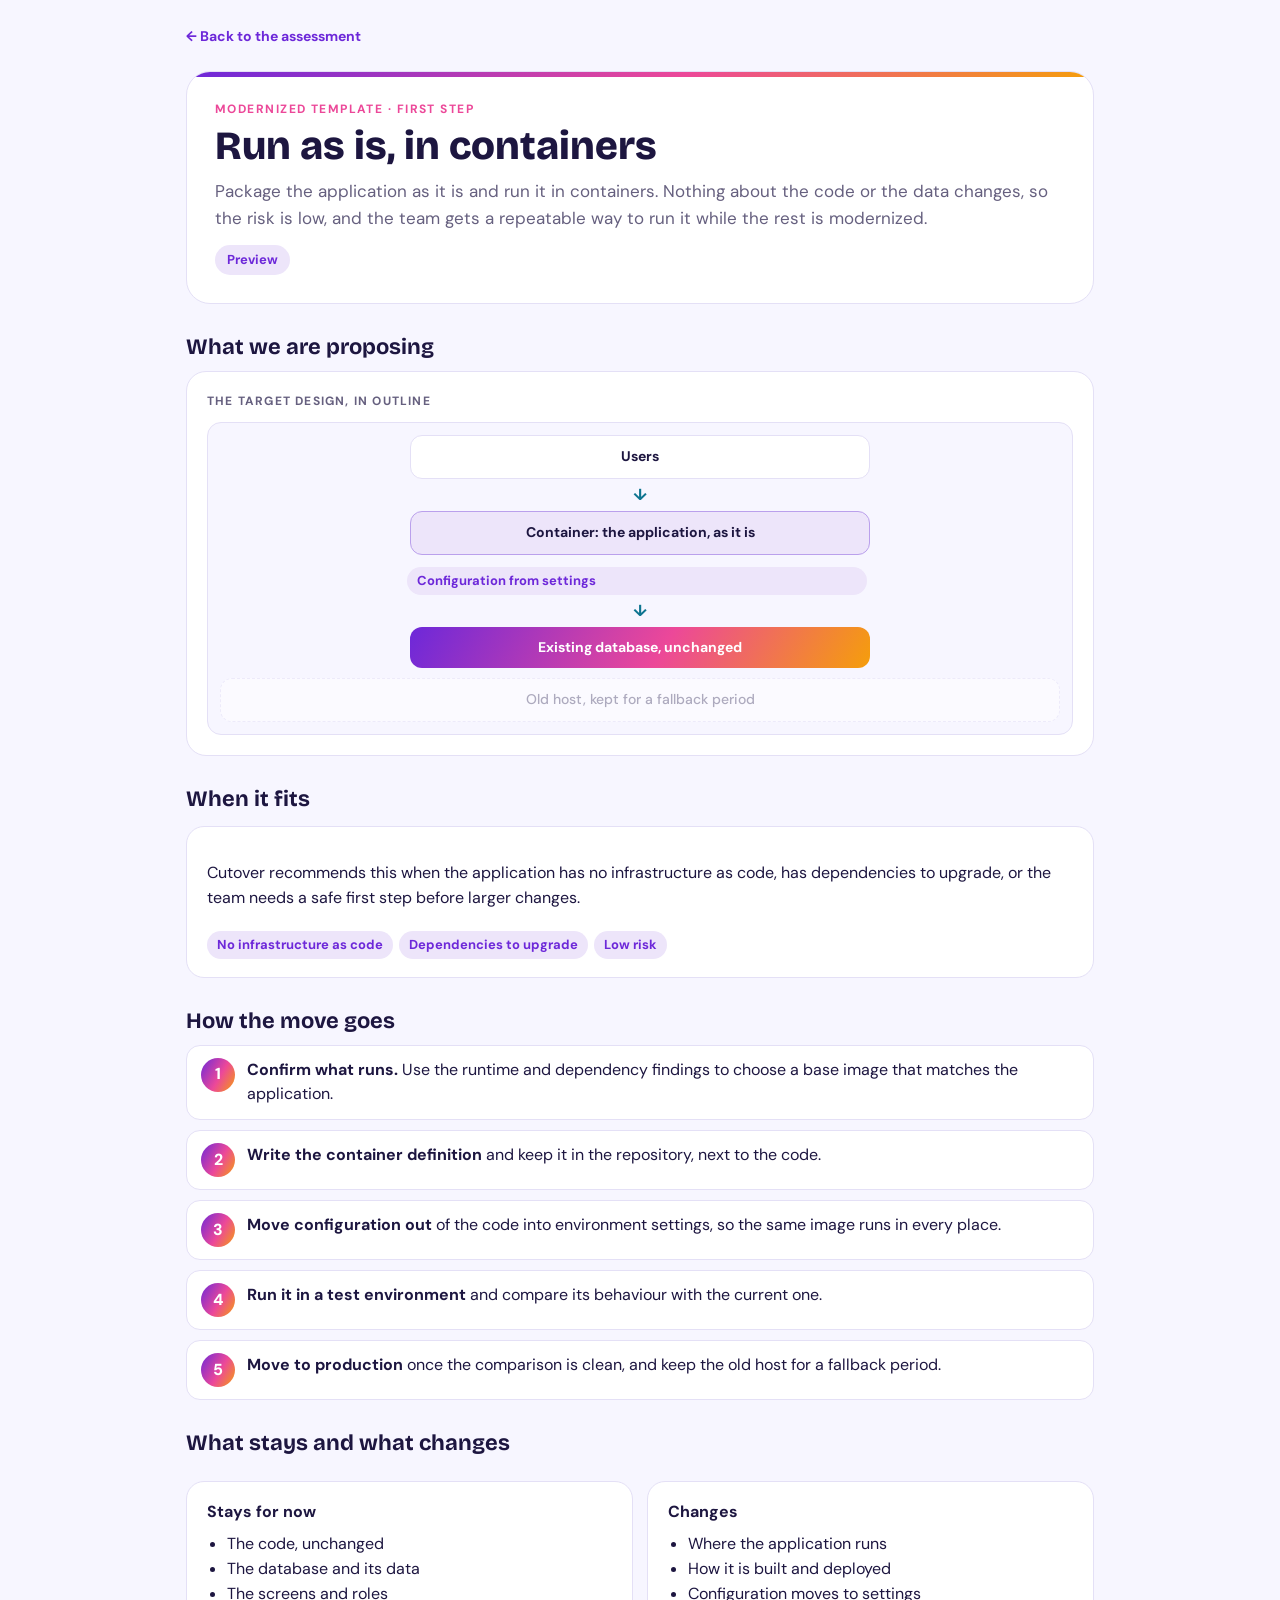
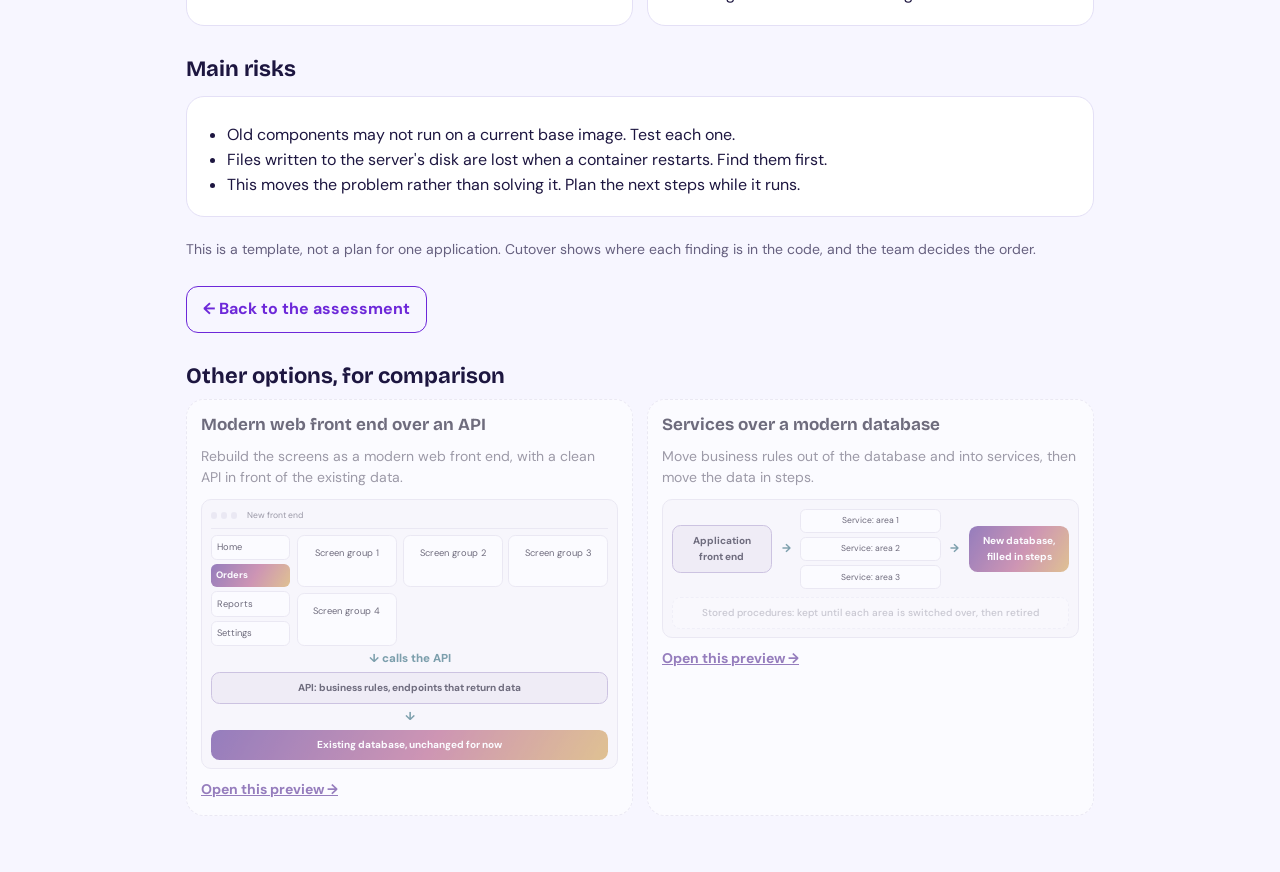
<file: service/app/templates/lift-contain.html>
<!doctype html>
<html lang="en">
<head>
<meta charset="utf-8">
<meta name="viewport" content="width=device-width, initial-scale=1">
<title>Run as is, in containers · Cutover template</title>
<link href="https://fonts.googleapis.com/css2?family=Bricolage+Grotesque:opsz,wght@12..96,600..800&family=DM+Sans:wght@400;500;700&display=swap" rel="stylesheet">
<link rel="stylesheet" href="preview.css">
</head>
<body>
<div id="app" data-template="lift-contain"></div>
<script src="preview.js"></script>
</body>
</html>
</file>
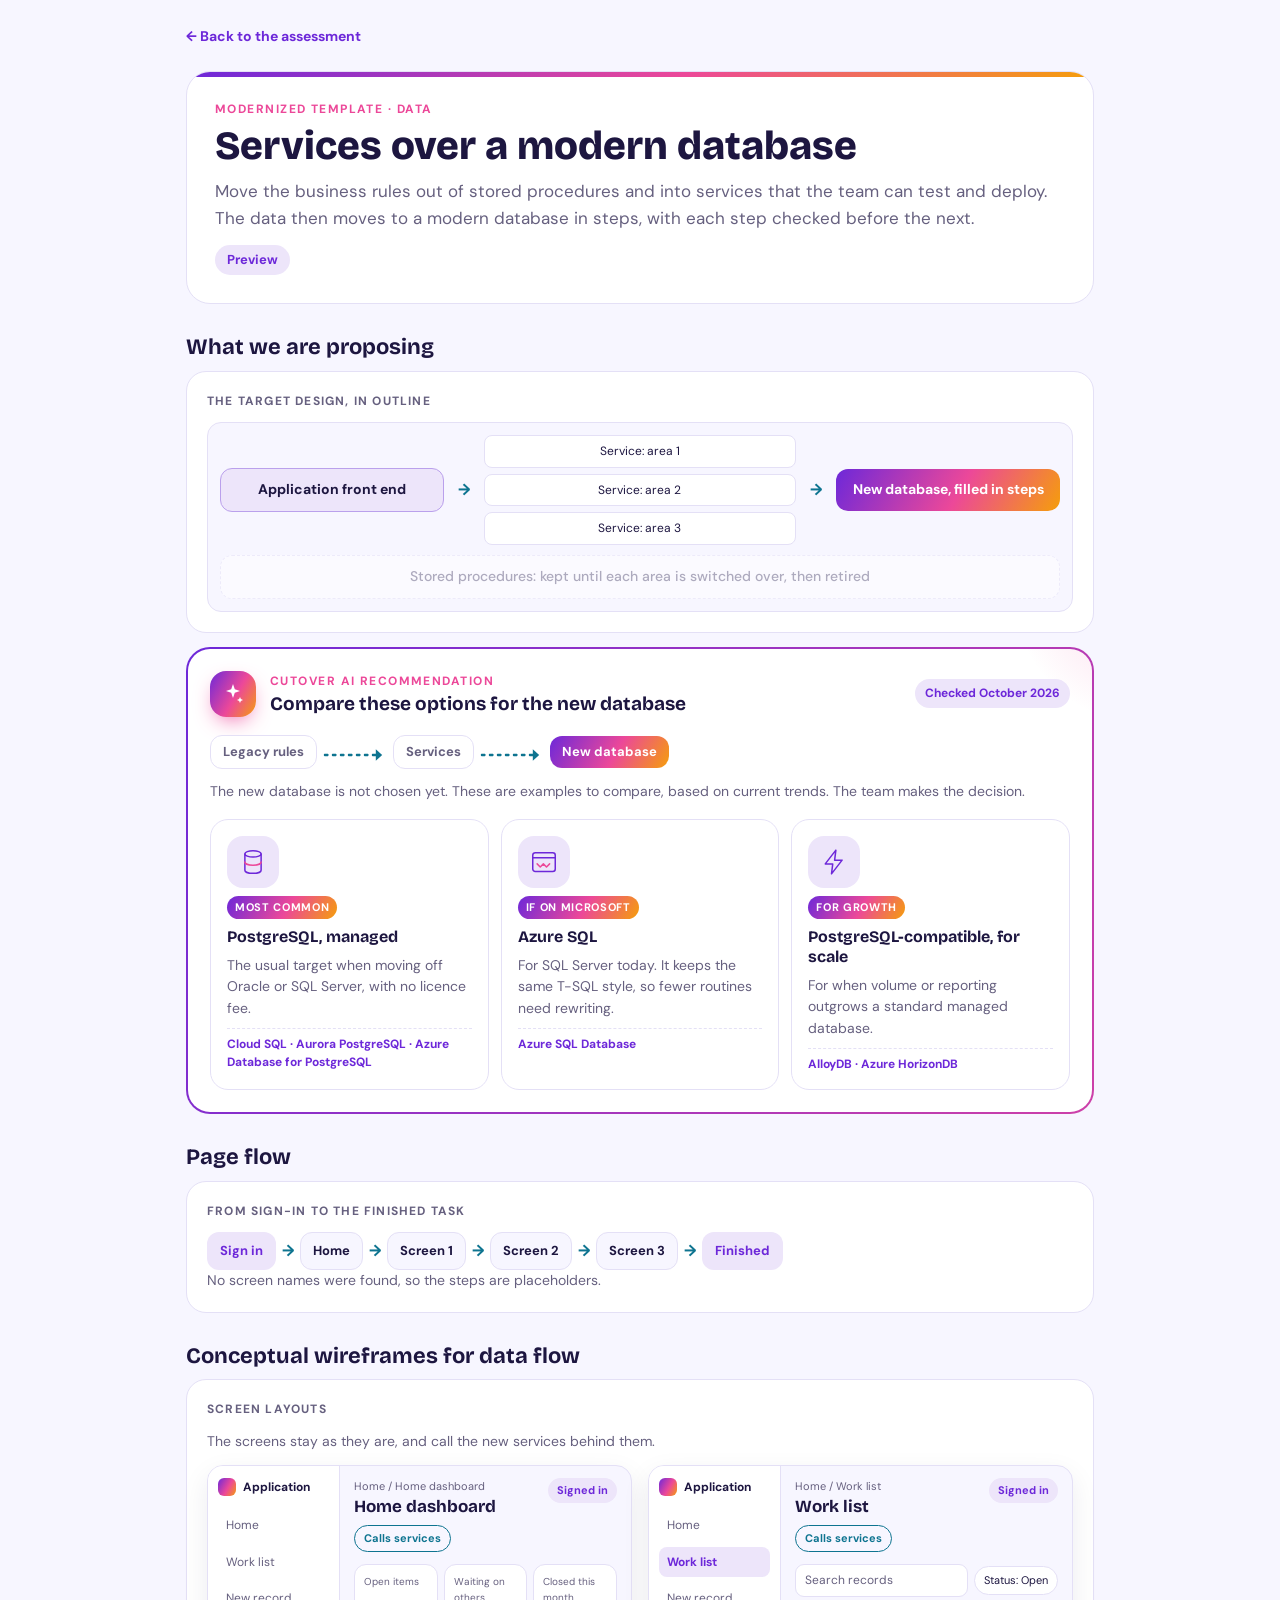
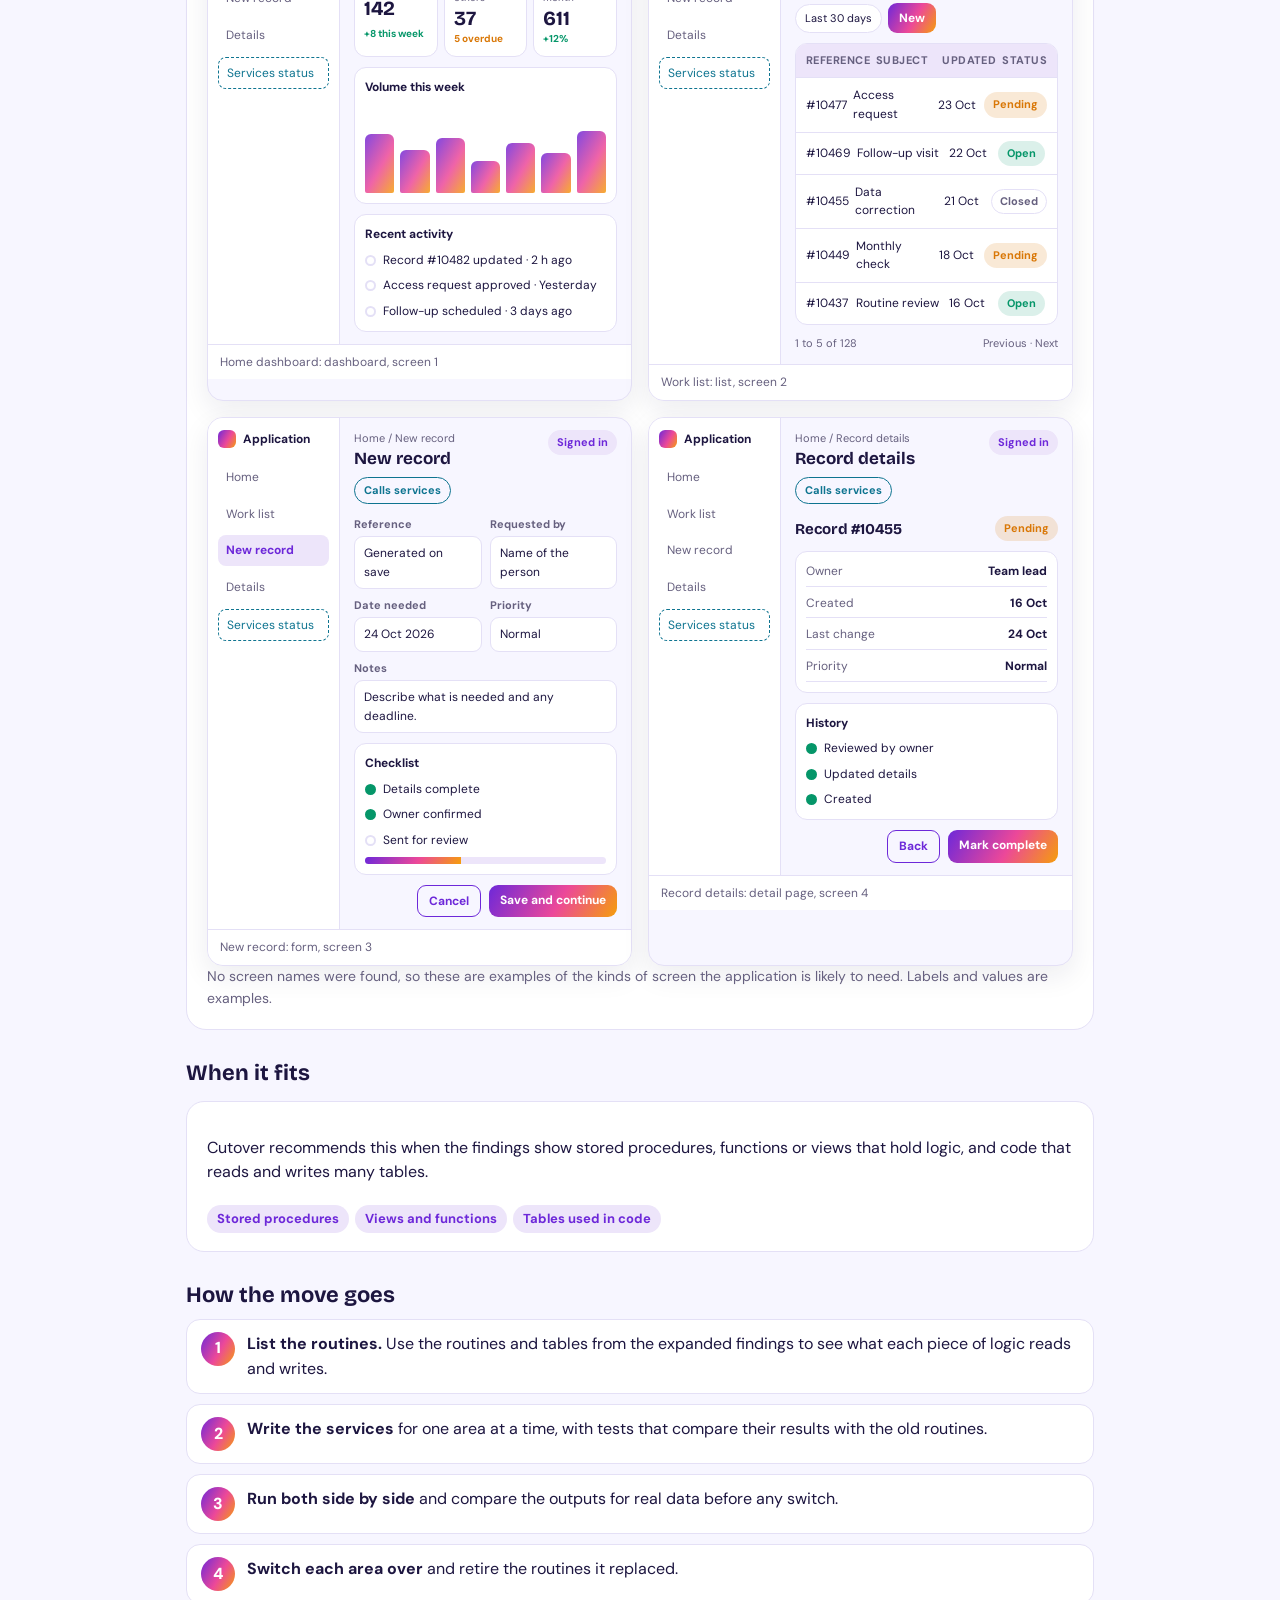
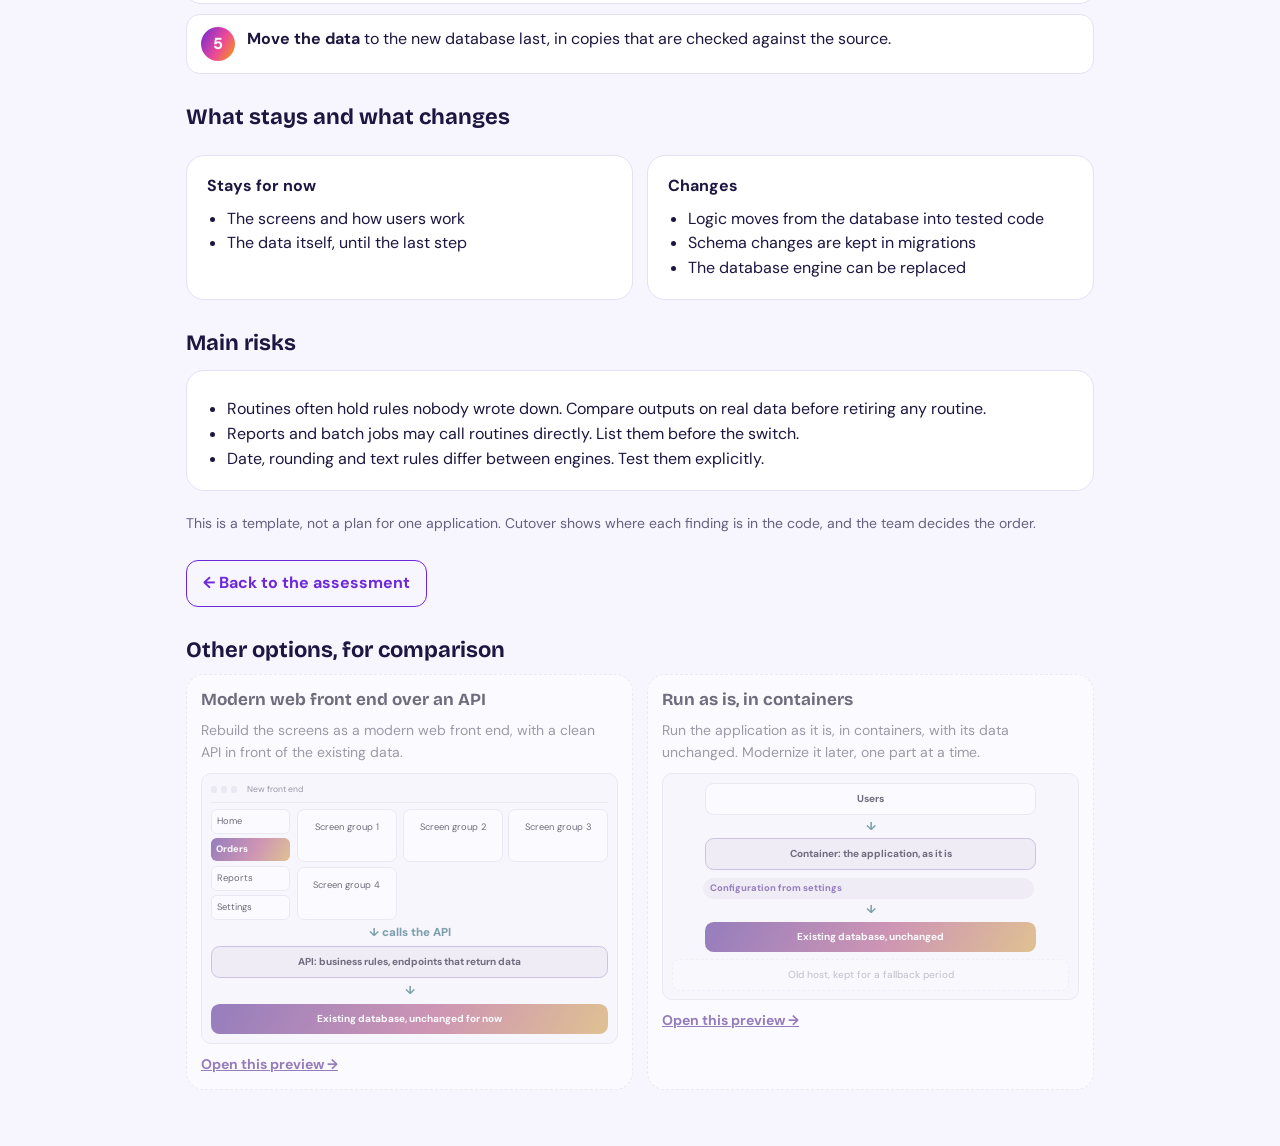
<file: service/app/templates/services-data.html>
<!doctype html>
<html lang="en">
<head>
<meta charset="utf-8">
<meta name="viewport" content="width=device-width, initial-scale=1">
<title>Services over a modern database · Cutover template</title>
<link href="https://fonts.googleapis.com/css2?family=Bricolage+Grotesque:opsz,wght@12..96,600..800&family=DM+Sans:wght@400;500;700&display=swap" rel="stylesheet">
<link rel="stylesheet" href="preview.css">
</head>
<body>
<div id="app" data-template="services-data"></div>
<script src="preview.js"></script>
</body>
</html>
</file>
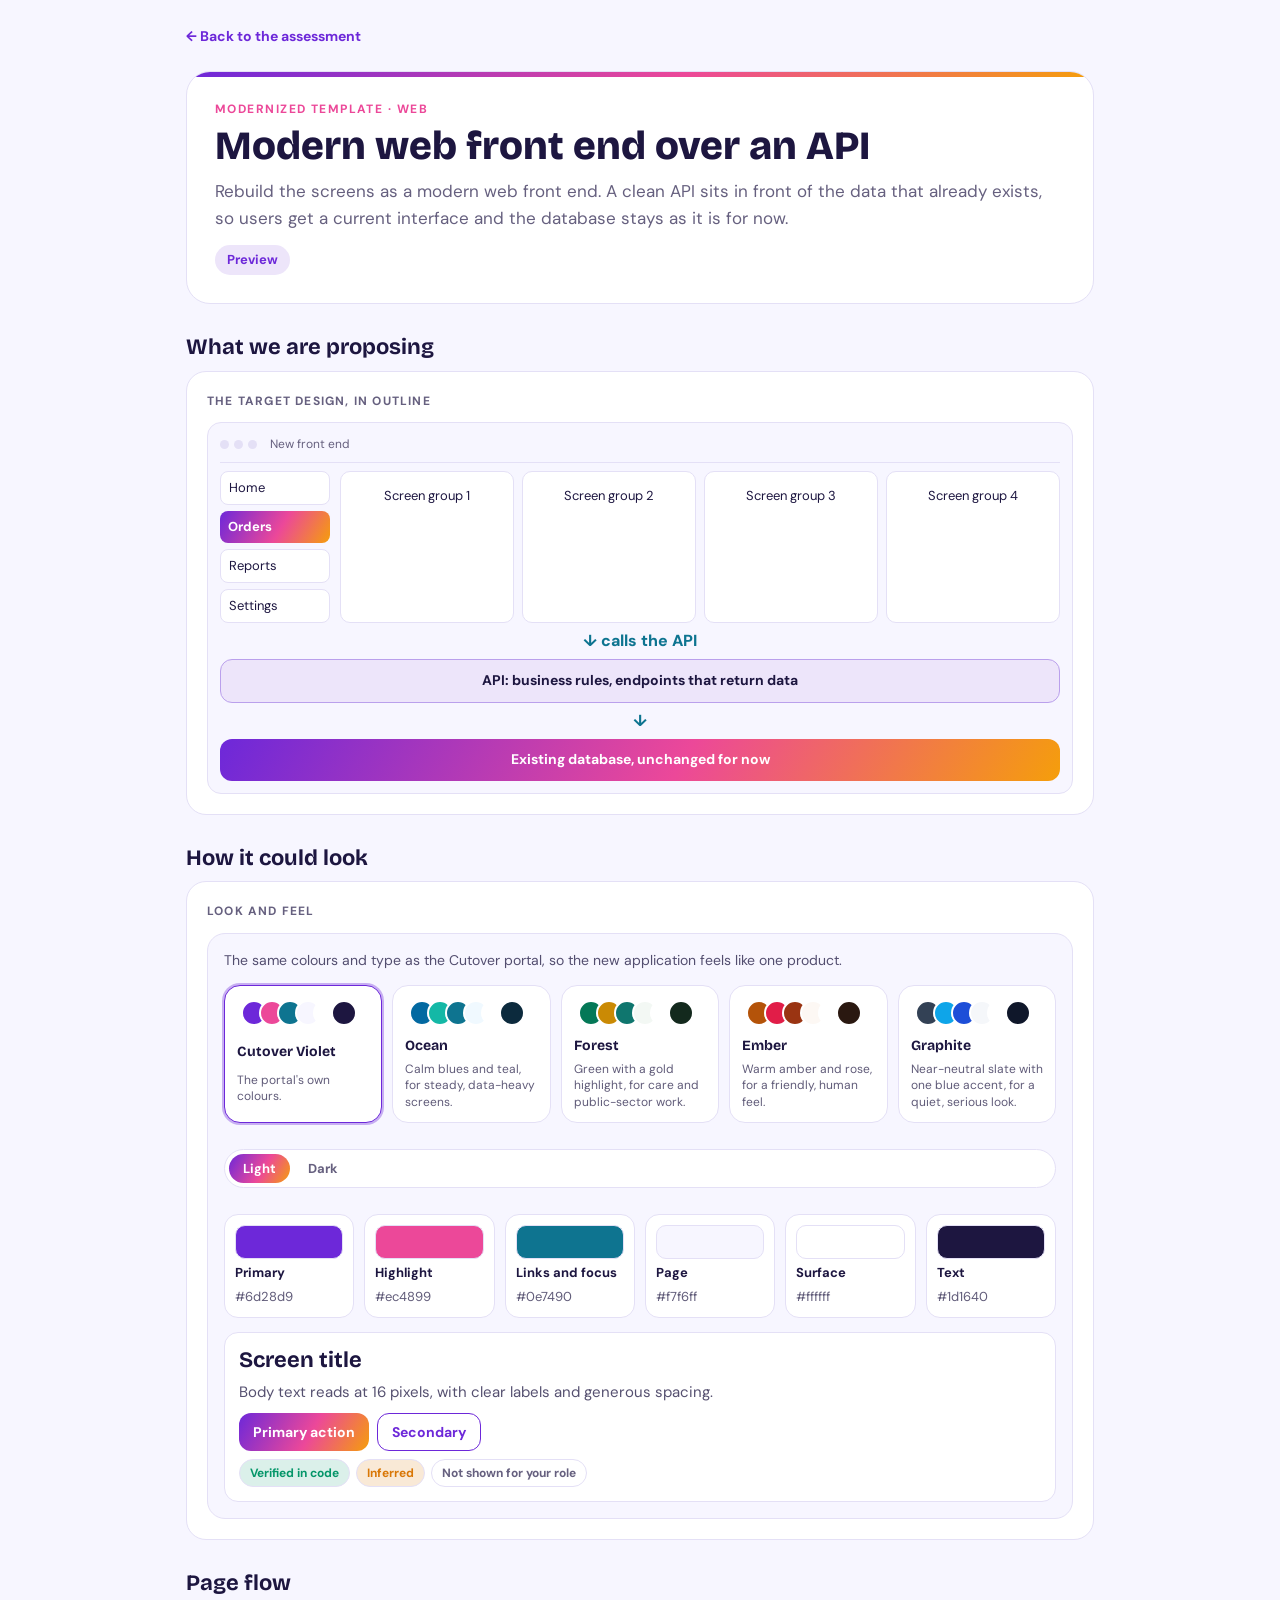
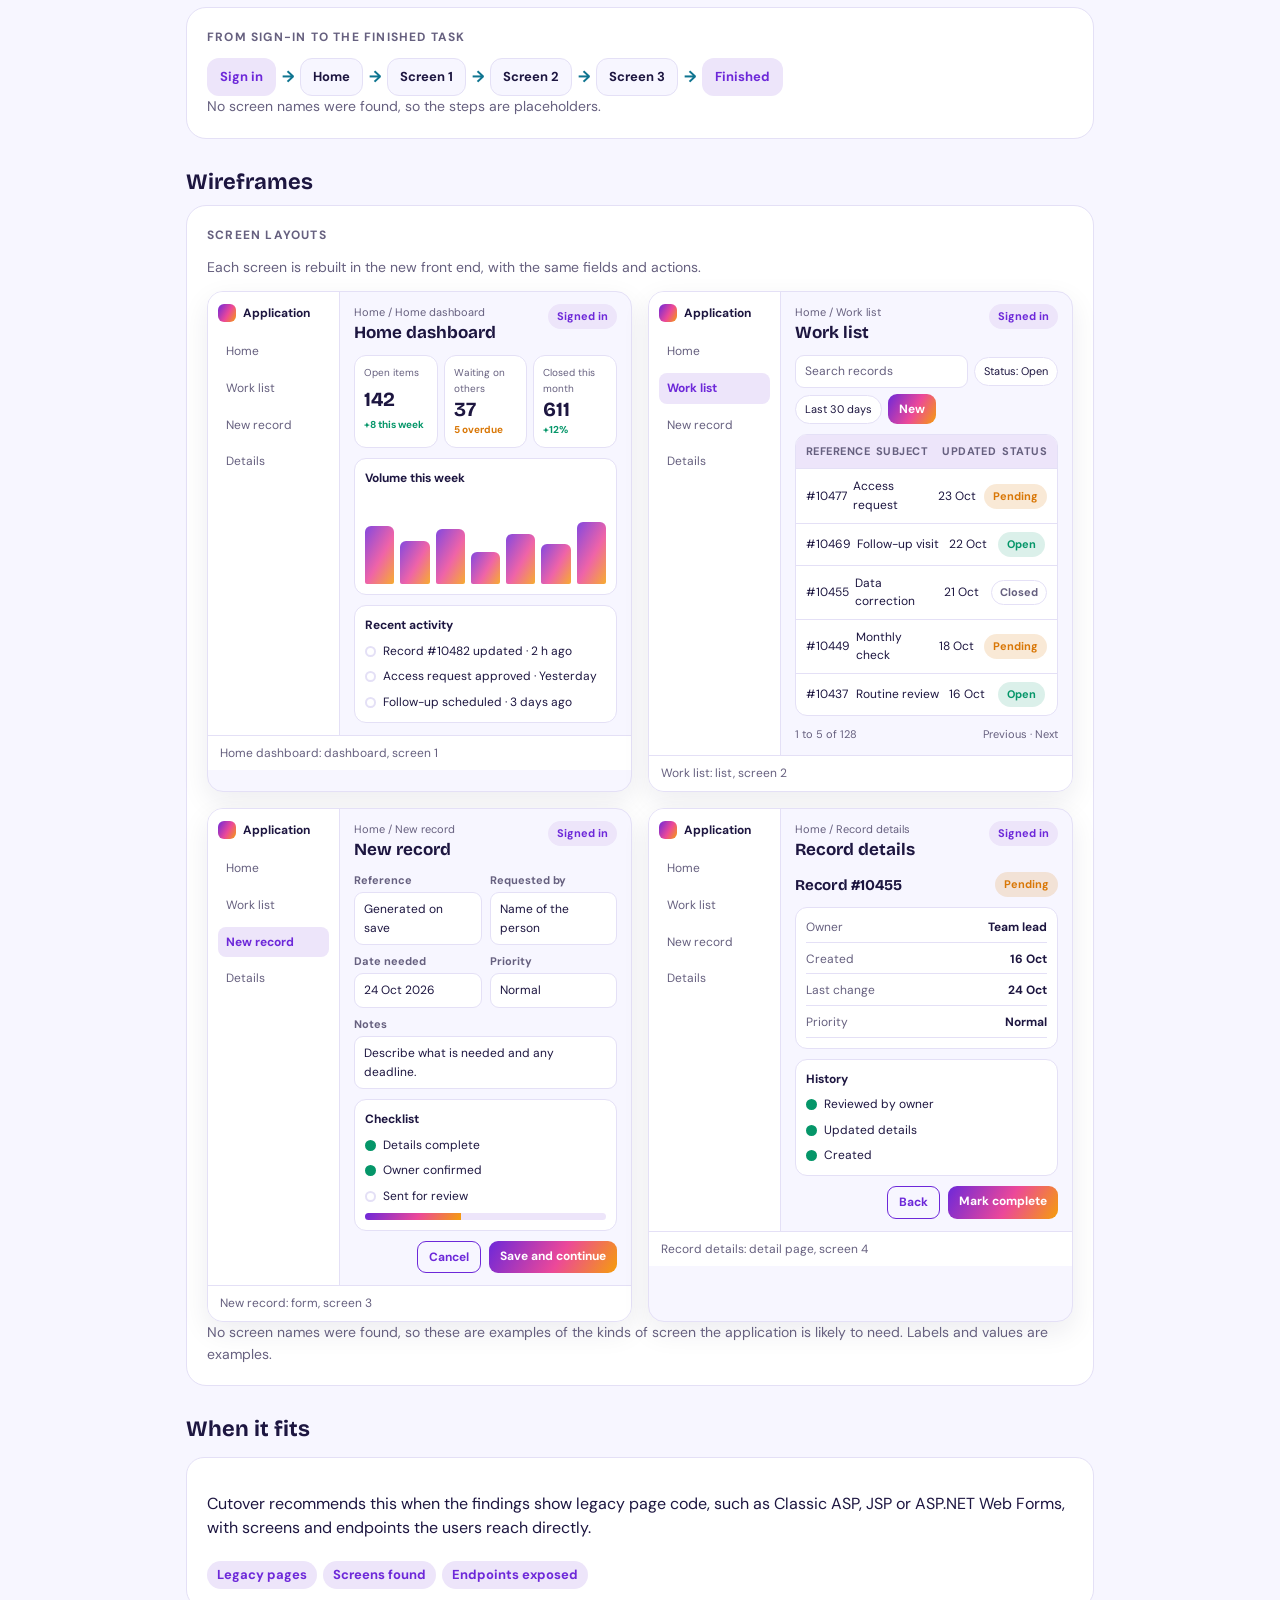
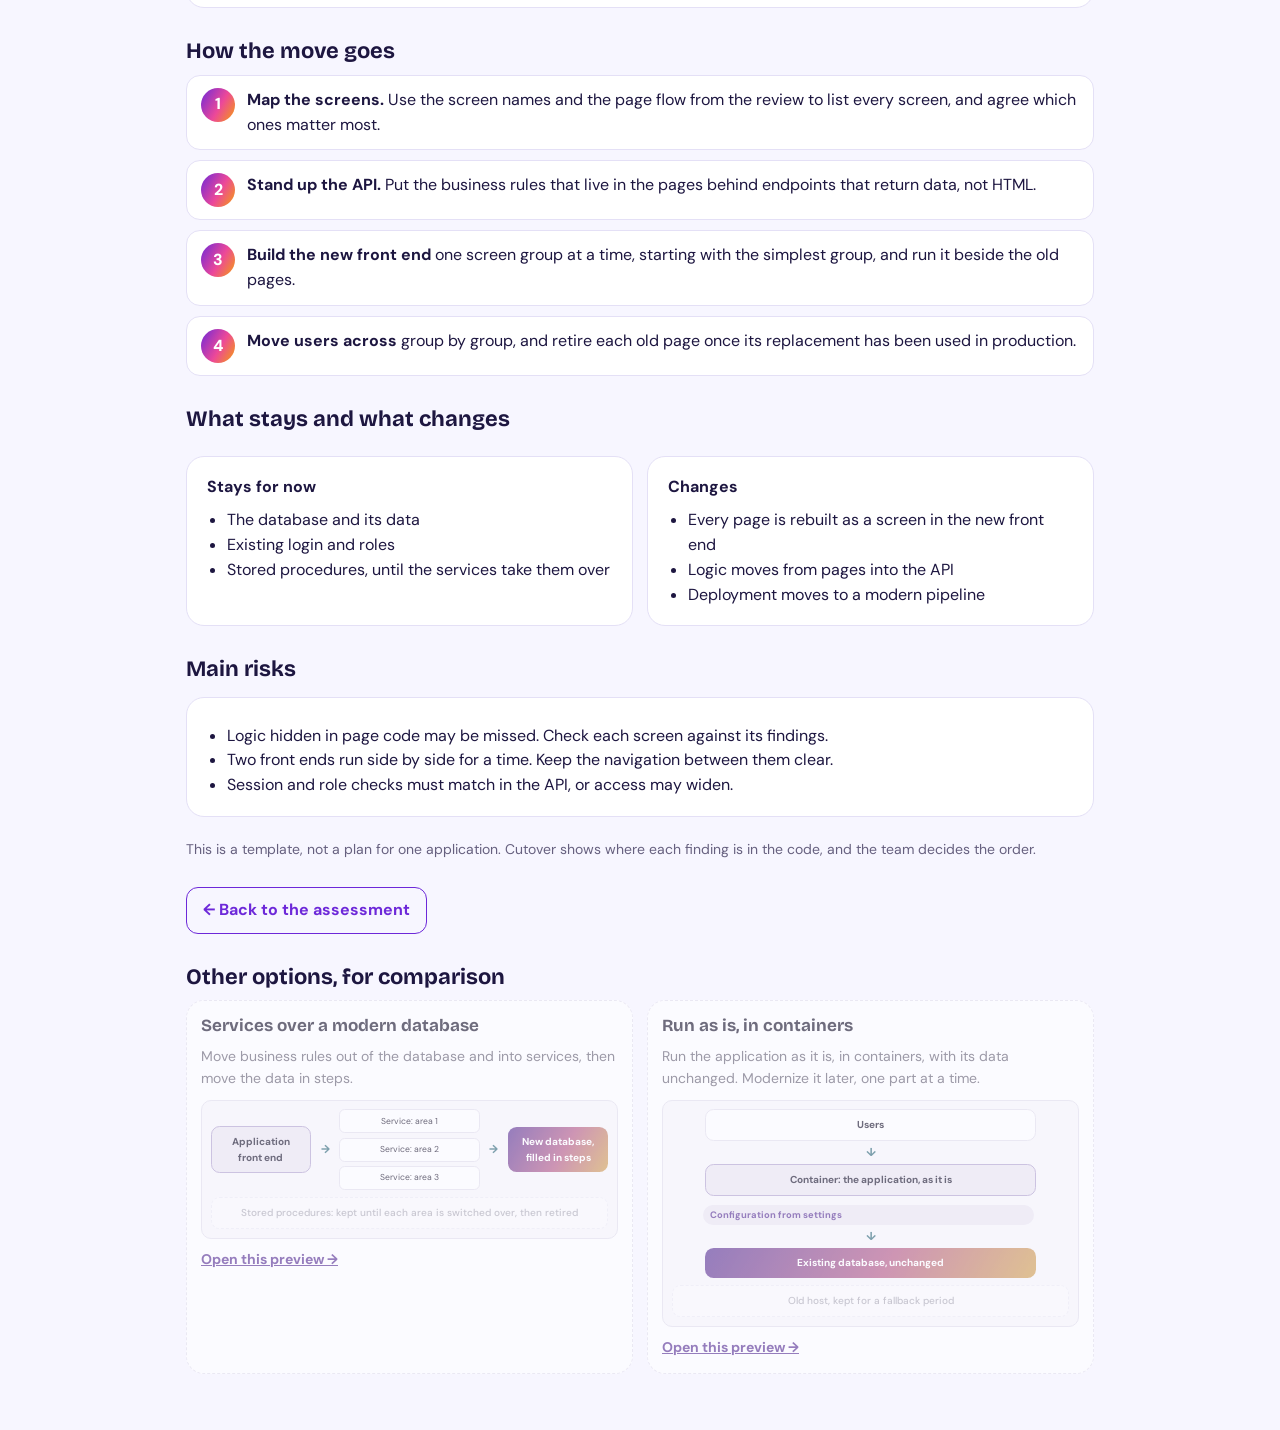
<file: service/app/templates/web-modern.html>
<!doctype html>
<html lang="en">
<head>
<meta charset="utf-8">
<meta name="viewport" content="width=device-width, initial-scale=1">
<title>Modern web front end over an API · Cutover template</title>
<link href="https://fonts.googleapis.com/css2?family=Bricolage+Grotesque:opsz,wght@12..96,600..800&family=DM+Sans:wght@400;500;700&display=swap" rel="stylesheet">
<link rel="stylesheet" href="preview.css">
</head>
<body>
<div id="app" data-template="web-modern"></div>
<script src="palettes.js"></script>
<script src="preview.js"></script>
</body>
</html>
</file>
<file: service/app/templates/preview.css>
/* Shared look for the modernized template preview pages. Colours match the portal (index.html). */
:root{
  --bg:#f7f6ff; --fg:#1d1640; --muted:#66607f; --card:#ffffff; --line:#e4e0f6;
  --accent:#6d28d9; --accent2:#ec4899; --accent3:#0891b2; --ok:#059669; --warn:#d97706;
  --soft:#efeafd; --grad:linear-gradient(120deg,#6d28d9,#ec4899 55%,#f59e0b);
  --display:"Bricolage Grotesque",system-ui,sans-serif; --body:"DM Sans",system-ui,sans-serif;
  color-scheme:light;
}
@media (prefers-color-scheme:dark){
  :root:not([data-theme="light"]){
    --bg:#120e26; --fg:#f3f0ff; --muted:#a9a2c9; --card:#1c1735; --line:#2f2857;
    --accent:#a78bfa; --accent2:#f472b6; --accent3:#22d3ee; --ok:#34d399; --warn:#fbbf24;
    --soft:#261f4a; color-scheme:dark;
  }
}
:root[data-theme="dark"]{
  --bg:#120e26; --fg:#f3f0ff; --muted:#a9a2c9; --card:#1c1735; --line:#2f2857;
  --accent:#a78bfa; --accent2:#f472b6; --accent3:#22d3ee; --ok:#34d399; --warn:#fbbf24;
  --soft:#261f4a; color-scheme:dark;
}
*{box-sizing:border-box}
body{margin:0;background:var(--bg);color:var(--fg);font:16px/1.55 var(--body)}
.wrap{max-width:940px;margin:0 auto;padding:24px 16px 56px}
a{color:var(--accent)}
.back{font-size:14px;text-decoration:none;font-weight:700}
.hero{margin:22px 0 22px;padding:28px;border-radius:24px;background:var(--card);border:1px solid var(--line);position:relative;overflow:hidden}
.hero::before{content:"";position:absolute;inset:0 0 auto 0;height:5px;background:var(--grad)}
.eyebrow{font-size:12px;letter-spacing:.12em;text-transform:uppercase;font-weight:700;color:var(--accent2);margin:0 0 6px}
h1{font:800 clamp(28px,5vw,40px)/1.1 var(--display);margin:0 0 10px}
h2{font:700 22px/1.2 var(--display);margin:30px 0 10px}
.lead{margin:0;color:var(--muted);font-size:17px}
.fit{display:inline-block;margin-top:14px;padding:5px 12px;border-radius:999px;font-size:13px;font-weight:700;background:var(--soft);color:var(--accent)}
.fit.rec{background:var(--grad);color:var(--on)}
.card{background:var(--card);border:1px solid var(--line);border-radius:18px;padding:18px 20px;margin-top:14px}
ol.steps{margin:0;padding:0;list-style:none;display:grid;gap:10px;counter-reset:s}
ol.steps li{counter-increment:s;display:grid;grid-template-columns:34px 1fr;gap:12px;align-items:start;padding:12px 14px;border-radius:14px;border:1px solid var(--line);background:var(--card)}
ol.steps li::before{content:counter(s);width:34px;height:34px;border-radius:50%;background:var(--grad);color:var(--on);font-weight:800;display:grid;place-items:center}
ul{margin:8px 0 0;padding-left:20px}
.two{display:grid;gap:14px;grid-template-columns:1fr 1fr}
.tag{display:inline-block;margin:4px 6px 0 0;padding:4px 10px;border-radius:999px;font-size:13px;font-weight:700;background:var(--soft);color:var(--accent)}
.note{color:var(--muted);font-size:14px;margin-top:22px}

/* The proposed design, drawn with plain boxes */
.proposal{background:var(--card);border:1px solid var(--line);border-radius:20px;padding:20px}
.proposal-title{font-size:12px;letter-spacing:.1em;text-transform:uppercase;font-weight:700;color:var(--muted);margin:0 0 12px}
.mock{border:1px solid var(--line);border-radius:14px;background:var(--bg);padding:12px;display:grid;gap:10px}
.mock .box{border:1px solid var(--line);border-radius:12px;background:var(--card);padding:10px 12px;font-size:14px;text-align:center;font-weight:700}
.mock .box.new{background:var(--soft);border-color:color-mix(in srgb,var(--accent) 35%,var(--line))}
.mock .box.old{opacity:.5;border-style:dashed;font-weight:500;color:var(--muted)}
.mock .box.db{background:var(--grad);color:var(--on);border:0}
.mock .arrow{text-align:center;color:var(--accent3);font-weight:800;line-height:1}
.mock .small{font-size:12px;color:var(--muted);font-weight:500;display:block;margin-top:2px}
.browser-top{display:flex;gap:5px;align-items:center;padding-bottom:8px;border-bottom:1px solid var(--line);margin-bottom:8px}
.browser-top i{width:9px;height:9px;border-radius:50%;background:var(--line);display:block}
.browser-top span{margin-left:8px;font-size:12px;color:var(--muted)}
.web-body{display:grid;grid-template-columns:110px 1fr;gap:10px}
.web-body .side{display:grid;gap:6px;align-content:start}
.web-body .side span{font-size:13px;padding:6px 8px;border-radius:8px;background:var(--card);border:1px solid var(--line)}
.web-body .side span.on{background:var(--grad);color:var(--on);border:0;font-weight:700}
.web-body .screens{display:grid;grid-template-columns:repeat(auto-fit,minmax(110px,1fr));gap:8px}
.web-body .screens div{border:1px solid var(--line);border-radius:10px;background:var(--card);padding:14px 8px;font-size:13px;text-align:center}
.services-row{display:grid;grid-template-columns:1fr 24px 1.4fr 24px 1fr;gap:8px;align-items:center}
.services-row .chips{display:grid;gap:6px}
.services-row .chips span{font-size:12px;border:1px solid var(--line);border-radius:8px;padding:6px;background:var(--card);text-align:center}
.containers .stack{display:grid;gap:8px;justify-items:center}
.containers .stack > *{width:min(100%,460px)}
.containers .pair{display:grid;grid-template-columns:1fr 1fr;gap:10px;width:min(100%,460px)}
@media (max-width:640px){
  .two{grid-template-columns:1fr}
  .web-body{grid-template-columns:1fr}
  .web-body .side{grid-auto-flow:column;overflow:auto}
  .services-row{grid-template-columns:1fr;justify-items:center}
  .services-row .arrow-h{transform:rotate(90deg)}
}

/* The other options, behind the proposal */
.others{margin-top:30px}
.others-grid{display:grid;grid-template-columns:1fr 1fr;gap:14px;margin-top:10px}
@media (max-width:720px){.others-grid{grid-template-columns:1fr}}
.alt{background:var(--card);border:1px dashed var(--line);border-radius:18px;padding:14px;opacity:.62;filter:saturate(.55);display:grid;gap:10px;align-content:start}
.alt:hover,.alt:focus-within{opacity:.9;filter:none}
.alt h3{font:700 17px/1.25 var(--display);margin:0}
.alt p{margin:0;font-size:14px;color:var(--muted)}
.alt .mock{zoom:.72}
.alt a{font-weight:700;font-size:14px}

/* Evidence the proposal is built on */
.basis{background:var(--card);border:1px solid var(--line);border-radius:20px;padding:18px 20px;margin-bottom:6px}
.basis .tag{margin-top:6px}

/* Look and feel */
.look{display:grid;gap:14px}
.look-note{margin:0;font-size:14px;color:var(--muted)}
.swatches{display:grid;grid-template-columns:repeat(auto-fit,minmax(120px,1fr));gap:10px}
.swatch{border:1px solid var(--line);border-radius:14px;padding:10px;background:var(--bg);display:grid;gap:4px;font-size:13px}
.swatch i{display:block;height:34px;border-radius:10px;border:1px solid var(--line)}
.swatch b{font-weight:700}
.swatch span{color:var(--muted);font-family:var(--body)}
.type-sample{border:1px solid var(--line);border-radius:14px;padding:14px;background:var(--card);display:grid;gap:8px}
.type-h{margin:0;font:700 22px/1.2 var(--display)}
.type-b{margin:0;font-size:15px;color:var(--muted)}
.buttons{display:flex;flex-wrap:wrap;gap:8px}
.btn-primary,.btn-ghost{border-radius:12px;padding:9px 14px;font:700 14px var(--body);cursor:default}
.btn-primary{border:0;color:var(--on);background:var(--grad)}
.btn-ghost{border:1px solid var(--accent);background:transparent;color:var(--accent)}
.status-row{display:flex;flex-wrap:wrap;gap:6px}
.chip{display:inline-block;padding:4px 10px;border-radius:999px;font-size:12px;font-weight:700;border:1px solid var(--line)}
.chip.ok{background:color-mix(in srgb,var(--ok) 14%,transparent);color:var(--ok)}
.chip.warn{background:color-mix(in srgb,var(--warn) 16%,transparent);color:var(--warn)}
.chip.muted{color:var(--muted)}

/* Page flow */
.flow{display:flex;flex-wrap:wrap;align-items:center;gap:6px}
.flow-node{border:1px solid var(--line);background:var(--bg);border-radius:12px;padding:8px 12px;font-size:13px;font-weight:700}
.flow-node.edge{background:var(--soft);border-color:transparent;color:var(--accent)}
.flow-arrow{color:var(--accent3);font-weight:800}

/* Wireframes */
.wires{display:grid;gap:14px;grid-template-columns:repeat(auto-fill,minmax(210px,1fr));margin-top:12px}
.wire{border:1px solid var(--line);border-radius:14px;background:var(--card);overflow:hidden;display:grid;gap:0}
.wire-bar{padding:9px 10px;border-bottom:1px solid var(--line);background:var(--soft);font-size:13px}
.wire-bar b{font-weight:700;color:var(--fg)}
.wire-body{padding:10px;display:grid;gap:8px}
.wire-row{display:flex;gap:6px;align-items:center}
.wire-input{flex:1;font-size:12px;color:var(--muted);border:1px solid var(--line);border-radius:8px;padding:5px 8px;background:var(--bg)}
.wire-pill{font-size:12px;border:1px solid var(--line);border-radius:999px;padding:4px 8px;color:var(--muted)}
.wire-line{height:9px;border-radius:6px;background:var(--line)}
.wire-line:nth-of-type(2){width:72%}
.wire-btn{font-size:12px;font-weight:700;padding:5px 10px;border-radius:8px;background:var(--grad);color:var(--on)}
.wire-btn.ghost{background:transparent;color:var(--accent);border:1px solid var(--accent)}
.wire-cap{margin:0;padding:6px 10px 9px;font-size:12px;color:var(--muted);border-top:1px dashed var(--line)}

/* High-fidelity screens: each one is drawn in the app shell with content for its kind */
.hf-grid{display:grid;gap:16px;grid-template-columns:1fr;margin-top:12px}
@media (min-width:760px){.hf-grid{grid-template-columns:1fr 1fr}}
.hf{margin:0;border:1px solid var(--line);border-radius:16px;overflow:hidden;background:var(--bg);box-shadow:0 10px 28px rgba(29,22,64,.08)}
.hf figcaption{padding:8px 12px;font-size:12px;color:var(--muted);border-top:1px solid var(--line);background:var(--card)}
.hf-app{display:grid;grid-template-columns:132px 1fr;min-height:340px}
.hf-side{background:var(--card);border-right:1px solid var(--line);padding:12px 10px;display:grid;gap:6px;align-content:start}
.hf-brand{display:flex;align-items:center;gap:7px;margin-bottom:8px}
.hf-brand i{width:18px;height:18px;border-radius:6px;background:var(--grad);display:block}
.hf-brand b{font-size:12px}
.hf-side span{font-size:12px;padding:6px 8px;border-radius:8px;color:var(--muted)}
.hf-side span.on{background:var(--soft);color:var(--accent);font-weight:700}
.hf-side span.svc{border:1px dashed var(--accent3);color:var(--accent3)}
.hf-main{padding:12px 14px;display:grid;gap:12px;align-content:start;min-width:0}
.hf-top{display:flex;align-items:flex-start;justify-content:space-between;gap:8px;flex-wrap:wrap}
.hf-top small{display:block;font-size:11px;color:var(--muted)}
.hf-top h4{margin:2px 0 0;font:700 17px/1.2 var(--display);color:var(--fg)}
.hf-role{font-size:11px;font-weight:700;padding:4px 9px;border-radius:999px;background:var(--soft);color:var(--accent)}
.hf-badge{font-size:11px;font-weight:700;padding:4px 9px;border-radius:999px;border:1px solid var(--accent3);color:var(--accent3)}
.hf-body{display:grid;gap:10px;min-width:0}
.hf-toolbar{display:flex;flex-wrap:wrap;gap:6px;align-items:center}
.hf-input{flex:1;min-width:110px;font-size:12px;color:var(--muted);border:1px solid var(--line);border-radius:9px;padding:6px 9px;background:var(--card)}
.hf-filter{font-size:11px;border:1px solid var(--line);border-radius:999px;padding:5px 9px;color:var(--fg);background:var(--card)}
.hf-btn{font-size:12px;font-weight:700;padding:6px 11px;border-radius:9px;background:var(--grad);color:var(--on);white-space:nowrap}
.hf-btn.ghost{background:transparent;color:var(--accent);border:1px solid var(--accent)}
.hf-table{border:1px solid var(--line);border-radius:12px;overflow:hidden;background:var(--card)}
.hf-row{display:grid;grid-template-columns:.8fr 1.6fr .8fr .9fr;gap:6px;padding:8px 10px;font-size:12px;border-top:1px solid var(--line);align-items:center}
.hf-row:first-child{border-top:0}
.hf-row.head{background:var(--soft);font-weight:700;color:var(--muted);font-size:11px;text-transform:uppercase;letter-spacing:.04em}
.hf-chip{justify-self:start;font-size:11px;font-weight:700;padding:3px 8px;border-radius:999px;border:1px solid var(--line)}
.hf-chip.ok{background:color-mix(in srgb,var(--ok) 14%,transparent);color:var(--ok);border-color:transparent}
.hf-chip.warn{background:color-mix(in srgb,var(--warn) 16%,transparent);color:var(--warn);border-color:transparent}
.hf-chip.muted{color:var(--muted)}
.hf-foot{display:flex;justify-content:space-between;font-size:11px;color:var(--muted)}
.hf-fields{display:grid;grid-template-columns:1fr 1fr;gap:8px}
.hf-field{display:grid;gap:3px}
.hf-field.wide{grid-column:1/-1}
.hf-field span{font-size:11px;font-weight:700;color:var(--muted)}
.hf-field i{font-style:normal;font-size:12px;padding:7px 9px;border:1px solid var(--line);border-radius:9px;background:var(--card);color:var(--fg)}
.hf-panel{border:1px solid var(--line);border-radius:12px;background:var(--card);padding:10px;display:grid;gap:7px;font-size:12px}
.hf-panel > b{font-size:12px}
.hf-check{display:flex;align-items:center;gap:7px;color:var(--fg)}
.hf-check i{width:11px;height:11px;border-radius:50%;border:2px solid var(--line);display:block;flex:none}
.hf-check.done i{background:var(--ok);border-color:var(--ok)}
.hf-progress{height:7px;border-radius:999px;background:var(--soft);overflow:hidden}
.hf-progress i{display:block;height:100%;background:var(--grad)}
.hf-actions{display:flex;justify-content:flex-end;gap:8px}
.hf-form{grid-template-columns:1fr}
.hf-kpis{display:grid;grid-template-columns:repeat(3,1fr);gap:6px}
.hf-kpi{border:1px solid var(--line);border-radius:12px;background:var(--card);padding:9px;display:grid;gap:2px}
.hf-kpi small{font-size:10px;color:var(--muted)}
.hf-kpi b{font:700 20px/1.1 var(--display)}
.hf-kpi span{font-size:10px;font-weight:700}
.hf-kpi span.ok{color:var(--ok)}
.hf-kpi span.warn{color:var(--warn)}
.hf-chart{height:90px;display:flex;align-items:flex-end;gap:6px;padding-top:6px}
.hf-chart i{flex:1;border-radius:6px 6px 2px 2px;background:var(--grad);opacity:.85;display:block}
.hf-detail-head{display:flex;align-items:center;justify-content:space-between}
.hf-detail-head b{font:700 15px var(--display)}
.hf-kv{display:flex;justify-content:space-between;gap:8px;border-bottom:1px solid var(--line);padding-bottom:5px}
.hf-kv span{color:var(--muted)}
.hf-kv i{font-style:normal;font-weight:700}
@media (max-width:520px){
  .hf-app{grid-template-columns:1fr}
  .hf-side{grid-auto-flow:column;overflow:auto;border-right:0;border-bottom:1px solid var(--line);padding:8px}
  .hf-brand{margin:0 6px 0 0}
  .hf-side span{white-space:nowrap}
  .hf-fields{grid-template-columns:1fr}
  .hf-row{grid-template-columns:.7fr 1.6fr .8fr}
  .hf-row > span:last-child{display:none}
  .hf-row.head > span:last-child{display:none}
  .hf-kpis{grid-template-columns:1fr}
}

.hf-cards{display:grid;gap:6px}
.hf-card-item{display:grid;grid-template-columns:auto 1fr auto;gap:10px;align-items:center;border:1px solid var(--line);border-radius:12px;background:var(--card);padding:9px 10px}
.hf-card-item b{display:block;font-size:12px}
.hf-card-item small{display:block;font-size:11px;color:var(--muted)}
.hf-avatar{width:30px;height:30px;border-radius:50%;background:var(--grad);color:var(--on);font-style:normal;font-weight:700;font-size:11px;display:grid;place-items:center}

.preview-foot{margin-top:26px;display:flex;justify-content:flex-start}
.back-btn{display:inline-block;padding:10px 16px;border-radius:12px;border:1px solid var(--accent);color:var(--accent);font-weight:700;text-decoration:none}
.choose-row{display:flex;justify-content:flex-start;margin:16px 0 22px}
.choose-btn{border:0;border-radius:12px;padding:11px 18px;font:700 15px var(--body);color:var(--on);background:var(--grad);cursor:pointer;margin-left:10px}
.choose-row .choose-btn{margin-left:0}
.choose-btn:focus-visible{outline:3px solid var(--accent3);outline-offset:2px}
.preview-foot .choose-btn{margin-left:10px}

/* Cutover AI recommendation: examples to compare, with light motion */
.ai-rec{
  position:relative;margin-top:14px;padding:22px;border-radius:24px;border:2px solid transparent;
  background:linear-gradient(var(--card),var(--card)) padding-box,var(--grad) border-box;
  background-size:100% 100%,240% 240%;animation:ai-shift 9s ease-in-out infinite;overflow:hidden;
}
.ai-rec::after{content:"";position:absolute;inset:-40% -20% auto auto;width:260px;height:260px;border-radius:50%;
  background:radial-gradient(closest-side,color-mix(in srgb,var(--accent2) 22%,transparent),transparent);pointer-events:none;animation:ai-glow 7s ease-in-out infinite}
.ai-head{display:flex;align-items:center;gap:14px;flex-wrap:wrap;position:relative;z-index:1}
.ai-spark{width:46px;height:46px;border-radius:16px;background:var(--grad);display:grid;place-items:center;flex:none;box-shadow:0 8px 22px -8px var(--accent2)}
.ai-spark svg{width:24px;height:24px;fill:#fff;animation:ai-pulse 2.4s ease-in-out infinite;transform-origin:center}
.ai-titles{flex:1;min-width:200px}
.ai-kicker{margin:0;font-size:12px;letter-spacing:.12em;text-transform:uppercase;font-weight:700;color:var(--accent2)}
.ai-title{margin:2px 0 0;font:700 19px/1.25 var(--display)}
.ai-date{font-size:12px;font-weight:700;padding:5px 10px;border-radius:999px;background:var(--soft);color:var(--accent);white-space:nowrap}
.ai-flow{display:flex;align-items:center;flex-wrap:wrap;gap:6px;margin:18px 0 6px;position:relative;z-index:1}
.ai-node{font-size:13px;font-weight:700;padding:6px 12px;border-radius:12px;border:1px solid var(--line);background:var(--card);color:var(--muted)}
.ai-node.is-new{background:var(--grad);color:var(--on);border:0;animation:ai-bob 3.2s ease-in-out infinite}
.ai-link{display:inline-block;width:64px;height:14px;flex:0 0 auto}
.ai-line{width:100%;height:100%;overflow:visible}
.ai-line path{fill:none;stroke:var(--accent3);stroke-width:2;stroke-linecap:round}
.ai-line path:first-child{stroke-dasharray:4 6;animation:ai-dash 1.1s linear infinite}
.ai-line path:last-child{fill:var(--accent3);stroke:none}
.ai-note{margin:12px 0 0;font-size:14px;color:var(--muted);position:relative;z-index:1}
.ai-options{display:grid;grid-template-columns:repeat(auto-fit,minmax(200px,1fr));gap:12px;margin-top:16px;position:relative;z-index:1}
.ai-opt{background:var(--card);border:1px solid var(--line);border-radius:18px;padding:16px;display:grid;gap:8px;align-content:start;
  animation:ai-rise .6s cubic-bezier(.2,.7,.2,1) both;animation-delay:calc(var(--i,0) * 120ms + 200ms);
  transition:transform .25s ease,box-shadow .25s ease,border-color .25s ease}
.ai-opt:hover{transform:translateY(-4px);border-color:color-mix(in srgb,var(--accent) 45%,var(--line));box-shadow:0 14px 28px -18px var(--accent)}
.ai-ic{width:52px;height:52px;border-radius:16px;background:var(--soft);display:grid;place-items:center}
.ai-ic svg{width:30px;height:30px;fill:none;stroke:var(--accent);stroke-width:2.4;stroke-linejoin:round;stroke-linecap:round}
.ai-ic .ai-band{stroke:var(--accent2);animation:ai-band 2.8s ease-in-out infinite}
.ai-tag{justify-self:start;font-size:11px;font-weight:700;letter-spacing:.06em;text-transform:uppercase;padding:3px 8px;border-radius:999px;background:var(--grad);color:var(--on)}
.ai-opt h3{margin:0;font:700 16px/1.25 var(--display)}
.ai-opt p{margin:0;font-size:14px;color:var(--muted)}
.ai-opt .ai-examples{font-size:12px;color:var(--accent);font-weight:700;padding-top:6px;border-top:1px dashed var(--line)}
@keyframes ai-shift{0%,100%{background-position:0 0,0% 50%}50%{background-position:0 0,100% 50%}}
@keyframes ai-glow{0%,100%{transform:translate(0,0)}50%{transform:translate(-30px,20px)}}
@keyframes ai-pulse{0%,100%{transform:scale(1)}50%{transform:scale(1.14) rotate(8deg)}}
@keyframes ai-dash{to{stroke-dashoffset:-20}}
@keyframes ai-bob{0%,100%{transform:translateY(0)}50%{transform:translateY(-2px)}}
@keyframes ai-band{0%,100%{opacity:.35}50%{opacity:1}}
@keyframes ai-rise{from{opacity:0;transform:translateY(14px)}to{opacity:1;transform:none}}
@media (prefers-reduced-motion:reduce){
  .ai-rec,.ai-rec::after,.ai-spark svg,.ai-node.is-new,.ai-line path,.ai-ic .ai-band,.ai-opt{animation:none !important}
  .ai-opt,.ai-opt:hover{transition:none !important;transform:none !important}
}

/* Palette families: one choice moves all six colours. Registered as colours so they glide between families. */
@property --p{syntax:"<color>";inherits:true;initial-value:#6d28d9}
@property --h{syntax:"<color>";inherits:true;initial-value:#ec4899}
@property --l{syntax:"<color>";inherits:true;initial-value:#0891b2}
@property --page{syntax:"<color>";inherits:true;initial-value:#f7f6ff}
@property --surface{syntax:"<color>";inherits:true;initial-value:#ffffff}
@property --text{syntax:"<color>";inherits:true;initial-value:#1d1640}
@property --a3{syntax:"<color>";inherits:true;initial-value:#f59e0b}
@property --on{syntax:"<color>";inherits:true;initial-value:#ffffff}
.look{
  background:var(--page);color:var(--text);border:1px solid var(--line);border-radius:18px;padding:16px;
}
.look .look-note{color:var(--text);opacity:.75}
.look .swatch{background:var(--surface)}
.look .swatch span{color:var(--text);opacity:.7}
.look .type-sample{background:var(--surface)}
.look .btn-primary{background:var(--grad);color:var(--on);border:0}
.look .btn-ghost{border-color:var(--p);color:var(--p)}
.look .type-h{color:var(--text)}
.look .type-b{color:var(--text);opacity:.75}
.pal-grid{display:grid;grid-template-columns:repeat(auto-fit,minmax(150px,1fr));gap:10px}
.pal{all:unset;box-sizing:border-box;cursor:pointer;border:1px solid var(--line);border-radius:16px;padding:12px;background:var(--surface);display:grid;gap:6px;transition:transform .25s ease,box-shadow .25s ease,border-color .25s ease}
.pal:hover{transform:translateY(-3px);box-shadow:0 12px 24px -16px var(--p)}
.pal:focus-visible{outline:2px solid var(--l);outline-offset:2px}
.pal.on{border-color:var(--p);box-shadow:0 0 0 2px color-mix(in srgb,var(--p) 35%,transparent)}
.pal b{font:700 14px/1.2 var(--display);color:var(--text)}
.pal small{font-size:12px;color:var(--text);opacity:.7;line-height:1.35}
.pal-fan{display:flex;padding:2px 0 4px 4px;margin-bottom:2px}
.pal-fan i{width:26px;height:26px;border-radius:50%;border:2px solid var(--surface);margin-left:-8px;transition:transform .35s cubic-bezier(.2,.7,.2,1)}
.pal-fan i:first-child{margin-left:0}
.pal:hover .pal-fan i:nth-child(1){transform:translateX(-4px) rotate(-8deg)}
.pal:hover .pal-fan i:nth-child(2){transform:translateX(0) translateY(-4px)}
.pal:hover .pal-fan i:nth-child(3){transform:translateX(3px) translateY(0)}
.pal:hover .pal-fan i:nth-child(4){transform:translateX(6px) translateY(-4px) rotate(8deg)}
.pal:hover .pal-fan i:nth-child(5){transform:translateX(9px) translateY(0)}
.pal:hover .pal-fan i:nth-child(6){transform:translateX(12px) translateY(-4px) rotate(-8deg)}
.pal-mode{display:inline-flex;gap:4px;margin-top:12px;padding:4px;border:1px solid var(--line);border-radius:999px;background:var(--surface)}
.seg{all:unset;cursor:pointer;padding:6px 14px;border-radius:999px;font:700 13px var(--body);color:var(--muted)}
.seg.on{background:var(--grad);color:var(--on)}
.seg:focus-visible{outline:2px solid var(--l)}
.swatches{margin-top:12px}
@media (prefers-reduced-motion:reduce){
  .look,.pal,.pal-fan i{transition:none !important}
  .pal:hover{transform:none}
  .pal:hover .pal-fan i{transform:none !important}
}


/* The whole preview takes the chosen palette family: its colours feed the tokens the page and wireframes use. */
:root{--p:#6d28d9;--h:#ec4899;--l:#0e7490;--page:#f7f6ff;--surface:#ffffff;--text:#1d1640;--a3:#f59e0b;--on:#ffffff}
#app{
  --accent:var(--p); --accent2:var(--h); --accent3:var(--l);
  --bg:var(--page); --card:var(--surface); --fg:var(--text);
  --soft:color-mix(in srgb,var(--p) 12%,var(--surface));
  --grad:linear-gradient(120deg,var(--p),var(--h) 55%,var(--a3));
  transition:--p .7s ease,--h .7s ease,--l .7s ease,--page .7s ease,--surface .7s ease,--text .7s ease,--a3 .7s ease;
}
@media (prefers-reduced-motion:reduce){#app{transition:none !important}}
</file>
